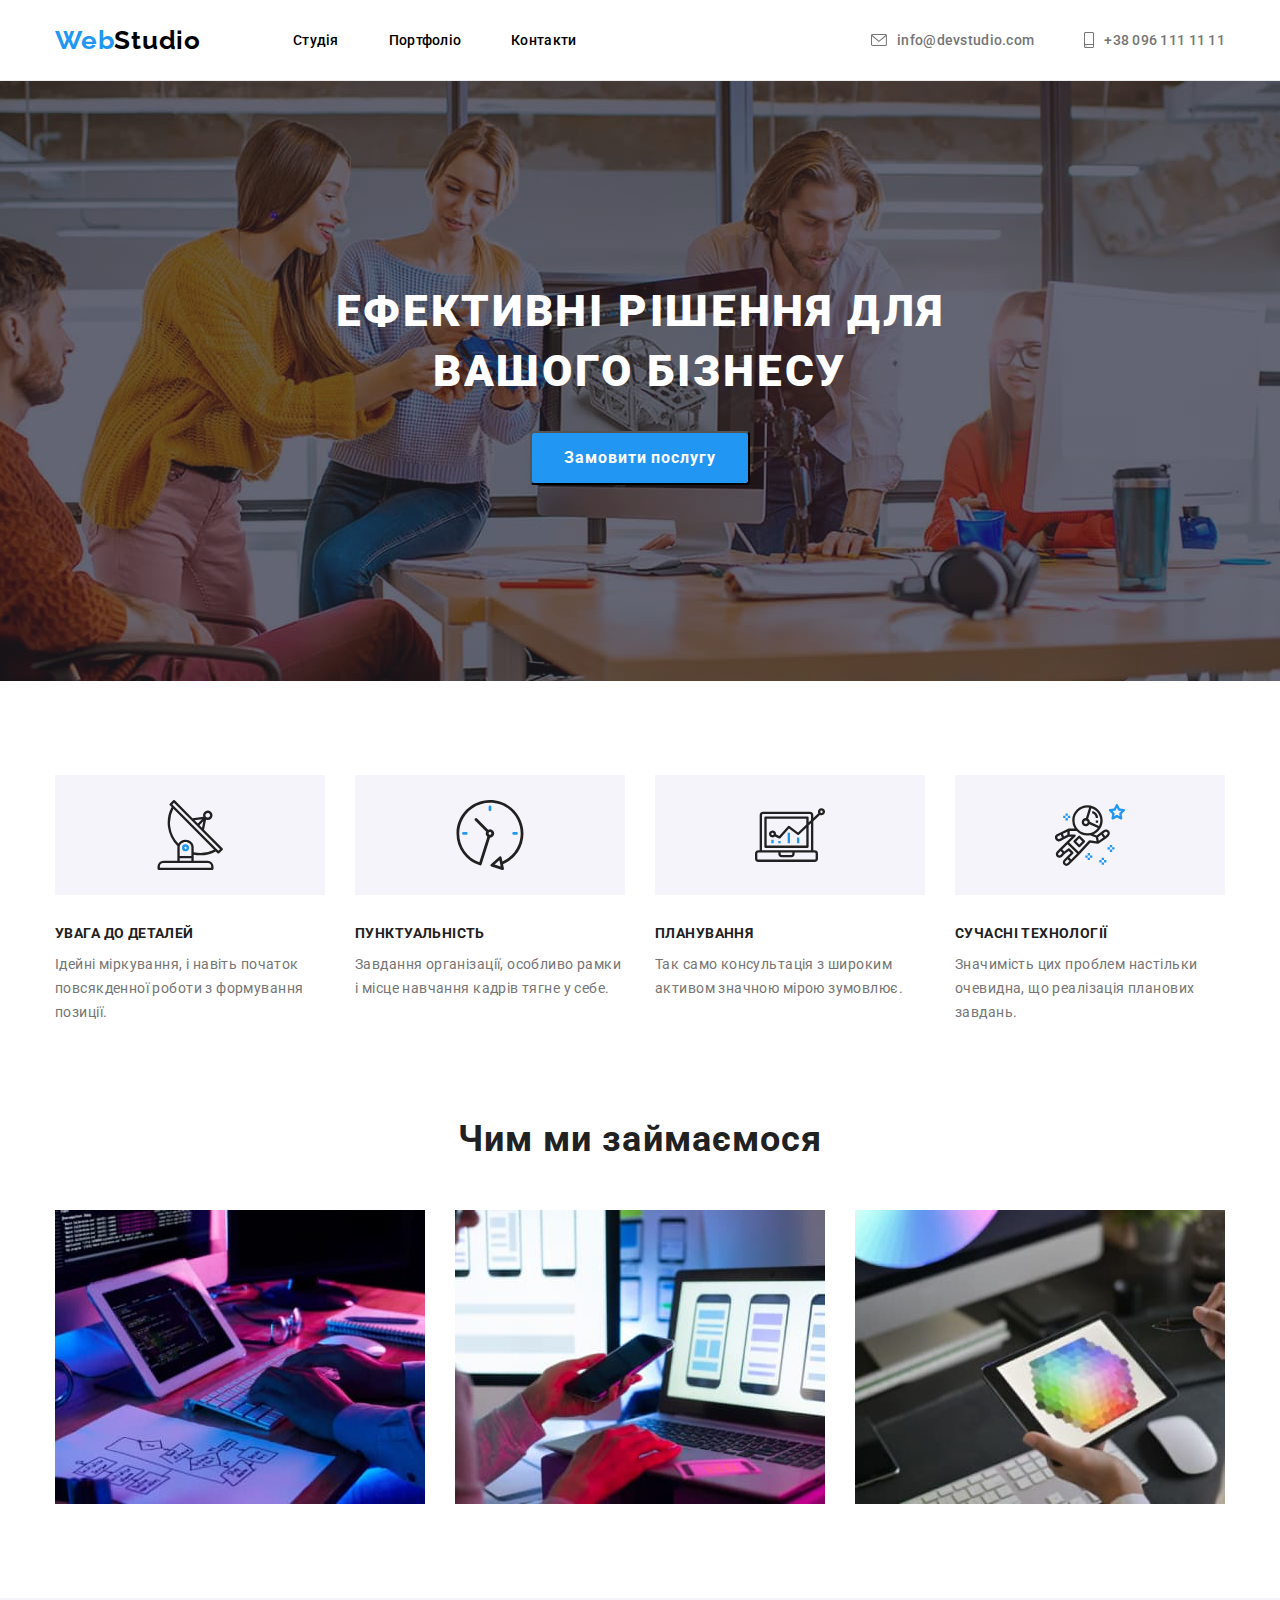
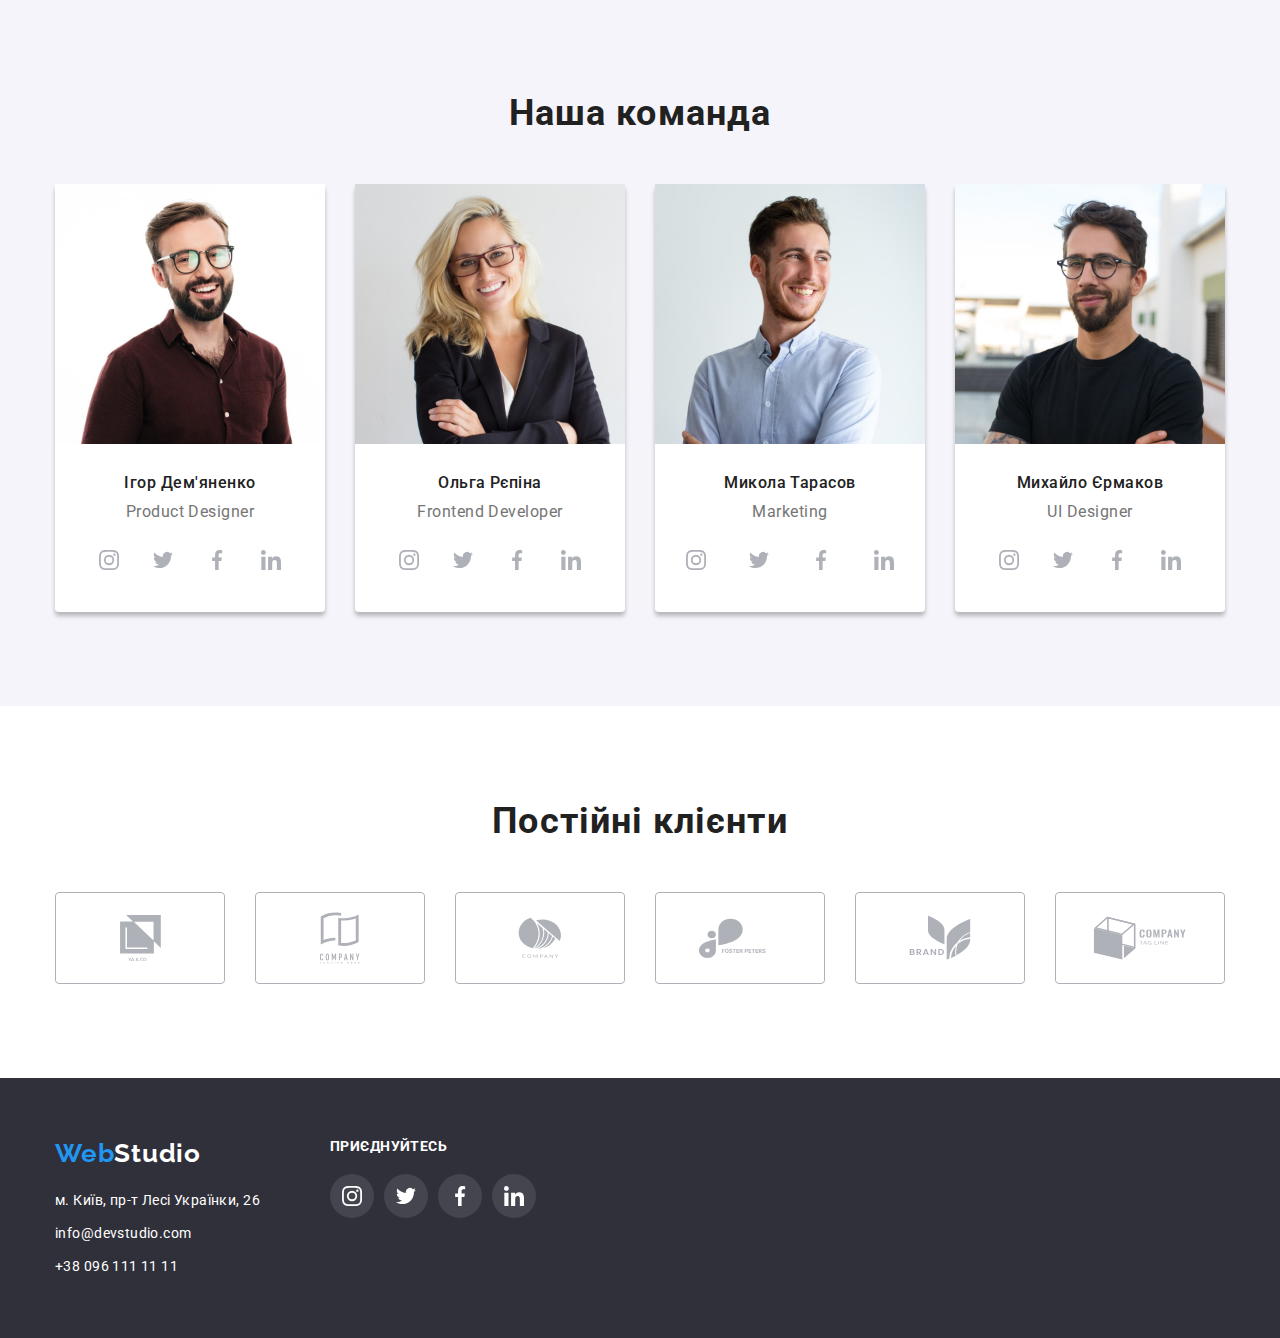
<file: index.html>
<!DOCTYPE html>
<html lang="uk">
<head>
    <meta charset="UTF-8">
    <meta http-equiv="X-UA-Compatible" content="IE=edge">
    <meta name="viewport" content="width=device-width, initial-scale=1.0">
    <title>Головна</title>
    <link rel="preconnect" href="https://fonts.googleapis.com">
    <link rel="preconnect" href="https://fonts.gstatic.com" crossorigin>
    <link rel="stylesheet" href="https://cdnjs.cloudflare.com/ajax/libs/modern-normalize/1.1.0/modern-normalize.min.css">
    <link href="https://fonts.googleapis.com/css2?family=Montserrat&family=Raleway:wght@700&family=Roboto:wght@400;500;700;900&display=swap" rel="stylesheet">
    <link rel="stylesheet" href="./css/styles.css">
</head>
<body> 
    <header>
        <div class="header container">
        <nav class="nav-box">
            <a class="logo" href= " https://hannayeromina.github.io/goit-markup-hw-03/" lang="en"><span class="logo-bly">Web</span>Studio</a>
            <ul class="header-nav">
                <li class="list-nav"><a class="nav" href="./index.html">Студія</a></li>
                <li class="list-nav"><a class="nav" href="./portfolio.html">Портфоліо</a></li>
                <li class="list-nav"><a class="nav" href="/">Контакти</a></li>
            </ul>
        </nav>
            <ul class="contact list">
                <li class="list-contact-header"><a class="contact-header" href="mailto:info@devstudio.com"><svg  width="16"
    height="12" class="icon-contact">
                    <use href="./images/icons.svg#icon-envelope"></use>
                </svg> info@devstudio.com</a></li>
                <li class="list-contact-header"><a class="contact-header" href="tel:+380961111111"><svg width="10" height="16" class="icon-contact">
                    <use href="./images/icons.svg#icon-smartphone"></use>
                </svg> +38 096 111 11 11</a></li>
            </ul>
        </div>
    </header>
    <main>
        <section class="hero">
            <div class="container">
            <h1 class="hero-h">Ефективні рішення для вашого бізнесу</h1>
            <button class="hero-button"  type="button">Замовити послугу</button>
            </div>
        </section>
        <section class="work-section">
            <h2 class="hidden">Переваги</h2>
            <div class="container">
            <ul class="work list">
                <li class="work-list">
                    <div class="box-icon-work">
                    <svg class="icon-work">
                        <use href="./images/icons.svg#icon-antenna"></use>
                    </svg>
                    </div>
                    <h3 class="work-h">УВАГА ДО ДЕТАЛЕЙ</h3>
                    <p class="work-p ">Ідейні міркування, і навіть початок повсякденної роботи з формування позиції.</p>
                </li>
                <li class="work-list">
                    <div class="box-icon-work">
                    <svg class="icon-work">
                        <use href="./images/icons.svg#icon-watch"></use>
                    </svg>
                    </div>
                    <h3 class="work-h">ПУНКТУАЛЬНІСТЬ</h3>
                    <p class="work-p">Завдання організації, особливо рамки і місце навчання кадрів тягне у себе.</p>
                </li>
                <li class="work-list">
                    <div class="box-icon-work">
                    <svg class="icon-work">
                        <use href="./images/icons.svg#icon-planning"></use>
                    </svg>
                    </div>
                    <h3 class="work-h">ПЛАНУВАННЯ</h3>
                    <p class="work-p">Так само консультація з широким активом значною мірою зумовлює.</p>
                </li>
                <li class="work-list">
                    <div class="box-icon-work">
                    <svg class="icon-work">
                        <use href="./images/icons.svg#icon-astronaut"></use>
                    </svg>
                    </div>
                    <h3 class="work-h">СУЧАСНІ ТЕХНОЛОГІЇ</h3>
                    <p class="work-p">Значимість цих проблем настільки очевидна, що реалізація планових завдань.</p>
                </li>
            </ul>
            </div>
        </section>
        <section class="images-section">
            <div class="container">
            <h2 class="second-title second-title-work">Чим ми займаємося</h2>
            <ul class="list second-list">
                <li class="images">
                    <img class="image" src="./images/box1s.jpg" alt="Написання коду" width="370" height="294">
                </li>
                <li class="images">
                    <img class="image" src="./images/box2s.jpg" alt="Розробка мобільних додатків" width="370" height="294">
                </li>
                <li class="images">
                    <img class="image" src="./images/box3s.jpg" alt="Веб-дизайн" width="370" height="294">
                </li>
            </ul>
            </div>
        </section>
        <section class="employees-section">
            <div class="container">
            <h2 class="second-title second-title-employees">Наша команда</h2>
            <ul class="list employees">
                <li class="employees-list">
                    <img class="foto" src="./images/foto1s.jpg" alt="Фотопортрет Ігоря" width="270" height="260">
                    <h3 class="name">Ігор Дем'яненко</h3>
                    <p class="job-title" lang="en">Product Designer</p>
                    <ul class="employees-networks list">
                        <li>
                            <a class="box-network" href="/">
                            <svg width="20" height="20"> 
                                <use href="./images/icons.svg#icon-instagram"></use>
                            </svg>
                            </a>
                        </li>
                        <li>
                            <a class="box-network" href="/">
                            <svg width="20" height="20">
                                <use href="./images/icons.svg#icon-twitter"></use>
                            </svg>
                            </a>
                        </li>
                        <li>
                            <a class="box-network" href="/">
                            <svg width="20" height="20">
                                <use href="./images/icons.svg#icon-facebook"></use>
                            </svg>
                            </a>
                        </li>
                        <li>
                            <a class="box-network" href="/">
                            <svg width="20" height="20" >
                                <use href="./images/icons.svg#icon-linkedin"></use>
                            </svg>
                            </a>
                        </li>
                    </ul>
                </li>
                <li class="employees-list">
                    <img class="foto" src="./images/foto2s.jpg" alt="Фотопортрет Ольги" width="270" height="260">
                    <h3 class="name">Ольга Рєпіна</h3>
                    <p class="job-title" lang="en">Frontend Developer</p>
                    <ul class="employees-networks list">
                        <li>
                            <a class="box-network" href="/">
                                <svg width="20" height="20">
                                    <use href="./images/icons.svg#icon-instagram"></use>
                                </svg>
                            </a>
                        </li>
                        <li>
                            <a class="box-network" href="/">
                            <svg width="20" height="20">
                                <use href="./images/icons.svg#icon-twitter"></use>
                            </svg>
                            </a>
                        </li>
                        <li>
                            <a class="box-network" href="/">
                            <svg width="20" height="20">
                                <use href="./images/icons.svg#icon-facebook"></use>
                            </svg>
                            </a>
                        </li>
                        <li>
                            <a class="box-network" href="/">
                            <svg width="20" height="20">
                                <use href="./images/icons.svg#icon-linkedin"></use>
                            </svg>
                            </a>
                        </li>
                    </ul>
                </li>
                <li class="employees-list">
                    <img class="foto" src="./images/foto3s.jpg" alt="Фотопортрет Миколи" width="270" height="260">
                    <h3 class="name">Микола Тарасов</h3>
                    <p class="job-title" lang="en">Marketing</p>
                    <ul class="employees-networks-footer list">
                        <li>
                            <a class="box-network" href="/">
                            <svg width="20" height="20">
                                <use href="./images/icons.svg#icon-instagram"></use>
                            </svg>
                            </a>
                        </li>
                        <li>
                            <a class="box-network" href="/">
                            <svg width="20" height="20">
                                <use href="./images/icons.svg#icon-twitter"></use>
                            </svg>
                            </a>
                        </li>
                        <li>
                            <a class="box-network" href="/">
                            <svg width="20" height="20">
                                <use href="./images/icons.svg#icon-facebook"></use>
                            </svg>
                            </a>
                        </li>
                        <li>
                            <a class="box-network" href="/">
                            <svg width="20" height="20">
                                <use href="./images/icons.svg#icon-linkedin"></use>
                            </svg>
                            </a>
                        </li>
                    </ul>
                </li>
                <li class="employees-list">
                    <img class="foto" src="./images/foto4s.jpg" alt="Фотопортрет Михайла" width="270" height="260">
                    <h3 class="name">Михайло Єрмаков</h3>
                    <p class="job-title" lang="en">UI Designer</p>
                    <ul class="employees-networks list">
                        <li>
                            <a class="box-network" href="/">
                            <svg width="20" height="20">
                                <use href="./images/icons.svg#icon-instagram"></use>
                            </svg>
                            </a>
                        </li>
                        <li>
                            <a class="box-network" href="/">
                            <svg width="20" height="20">
                                <use href="./images/icons.svg#icon-twitter"></use>
                            </svg>
                            </a>
                        </li>
                        <li>
                            <a class="box-network" href="/">
                            <svg width="20" height="20">
                                <use href="./images/icons.svg#icon-facebook"></use>
                            </svg>
                            </a>
                        </li>
                        <li>
                            <a class="box-network" href="/">
                            <svg width="20" height="20">
                                <use href="./images/icons.svg#icon-linkedin"></use>
                            </svg>
                            </a>
                        </li>
                    </ul>
                </li>
            </ul>
            </div>
        </section>
        <section class="customers-section">
            <div class="container">
                <h2 class="second-title">Постійні клієнти</h2>
                <ul class="customers">
                    <li class="customers-list-m"><a class="customers-list" href="/">
                        <svg width="41" height="46.7">
                            <use href="./images/icons.svg#icon-client-1"></use>
                        </svg>
                    </a></li>
                    <li class="customers-list-m"><a class="customers-list" href="/">
                        <svg width="40" height="52">
                            <use href="./images/icons.svg#icon-client-2"></use>
                        </svg>
                    </a></li>
                    <li class="customers-list-m"><a class="customers-list" href="/">
                        <svg width="43.46" height="41.18">
                            <use href="./images/icons.svg#icon-client-3"></use>
                        </svg>
                    </a></li>
                    <li class="customers-list-m"><a class="customers-list" href="/">
                        <svg width="84.44" height="40.62">
                            <use href="./images/icons.svg#icon-client-4"></use>
                        </svg>
                    </a></li>
                    <li class="customers-list-m"><a class="customers-list" href="/">
                        <svg width="62.54" height="45.43">
                            <use href="./images/icons.svg#icon-client-5"></use>
                        </svg>
                    </a></li>
                    <li class="customers-list-m"><a class="customers-list" href="/">
                        <svg width="93.79" height="43.93">
                            <use href="./images/icons.svg#icon-client-6"></use>
                        </svg></a></li>
                </ul>

            </div>
        </section>
    </main>
    <footer class="footer">
        <div class="container box-footer">
            <div class="box-footer-margin">
        <a class="logo-footer" href="https://hannayeromina.github.io/goit-markup-hw-01/" lang="en"><span class="logo-bly">Web</span>Studio</a>
        <address>
            <ul class="list footer-address-contact">
                <li><a class="address-footer" href="https://goo.gl/maps/ZajisYMfi6u8uZzd6">м. Київ, пр-т Лесі Українки, 26</a></li>
                <li><a class="contact-footer" href="mailto:info@devstudio.com">info@devstudio.com</a></li>
                <li><a class="contact-footer" href="tel:+380961111111">+38 096 111 11 11</a></li>
            </ul>
        </address>
            </div>
        <div class="footer-network">
            <p class="p-footer">приєднуйтесь</p>
            <ul class="employees-networks-footer list">
                <li class="box-network-m">
                    <a class="box-network-footer" href="/">
                        <svg width="20" height="20">
                            <use href="./images/icons.svg#icon-instagram"></use>
                        </svg>
                    </a>
                </li>
                <li class="box-network-m">
                    <a class="box-network-footer" href="/">
                        <svg width="20" height="20">
                            <use href="./images/icons.svg#icon-twitter"></use>
                        </svg>
                    </a>
                </li>
                <li class="box-network-m">
                    <a class="box-network-footer" href="/">
                        <svg width="20" height="20">
                            <use href="./images/icons.svg#icon-facebook"></use>
                        </svg>
                    </a>
                </li>
                <li class="box-network-m">
                    <a class="box-network-footer" href="/">
                        <svg width="20" height="20">
                            <use href="./images/icons.svg#icon-linkedin"></use>
                        </svg>
                    </a>
                </li>
            </ul>
        </div>
        </div>
    </footer>
    
</body>
</html>
</file>
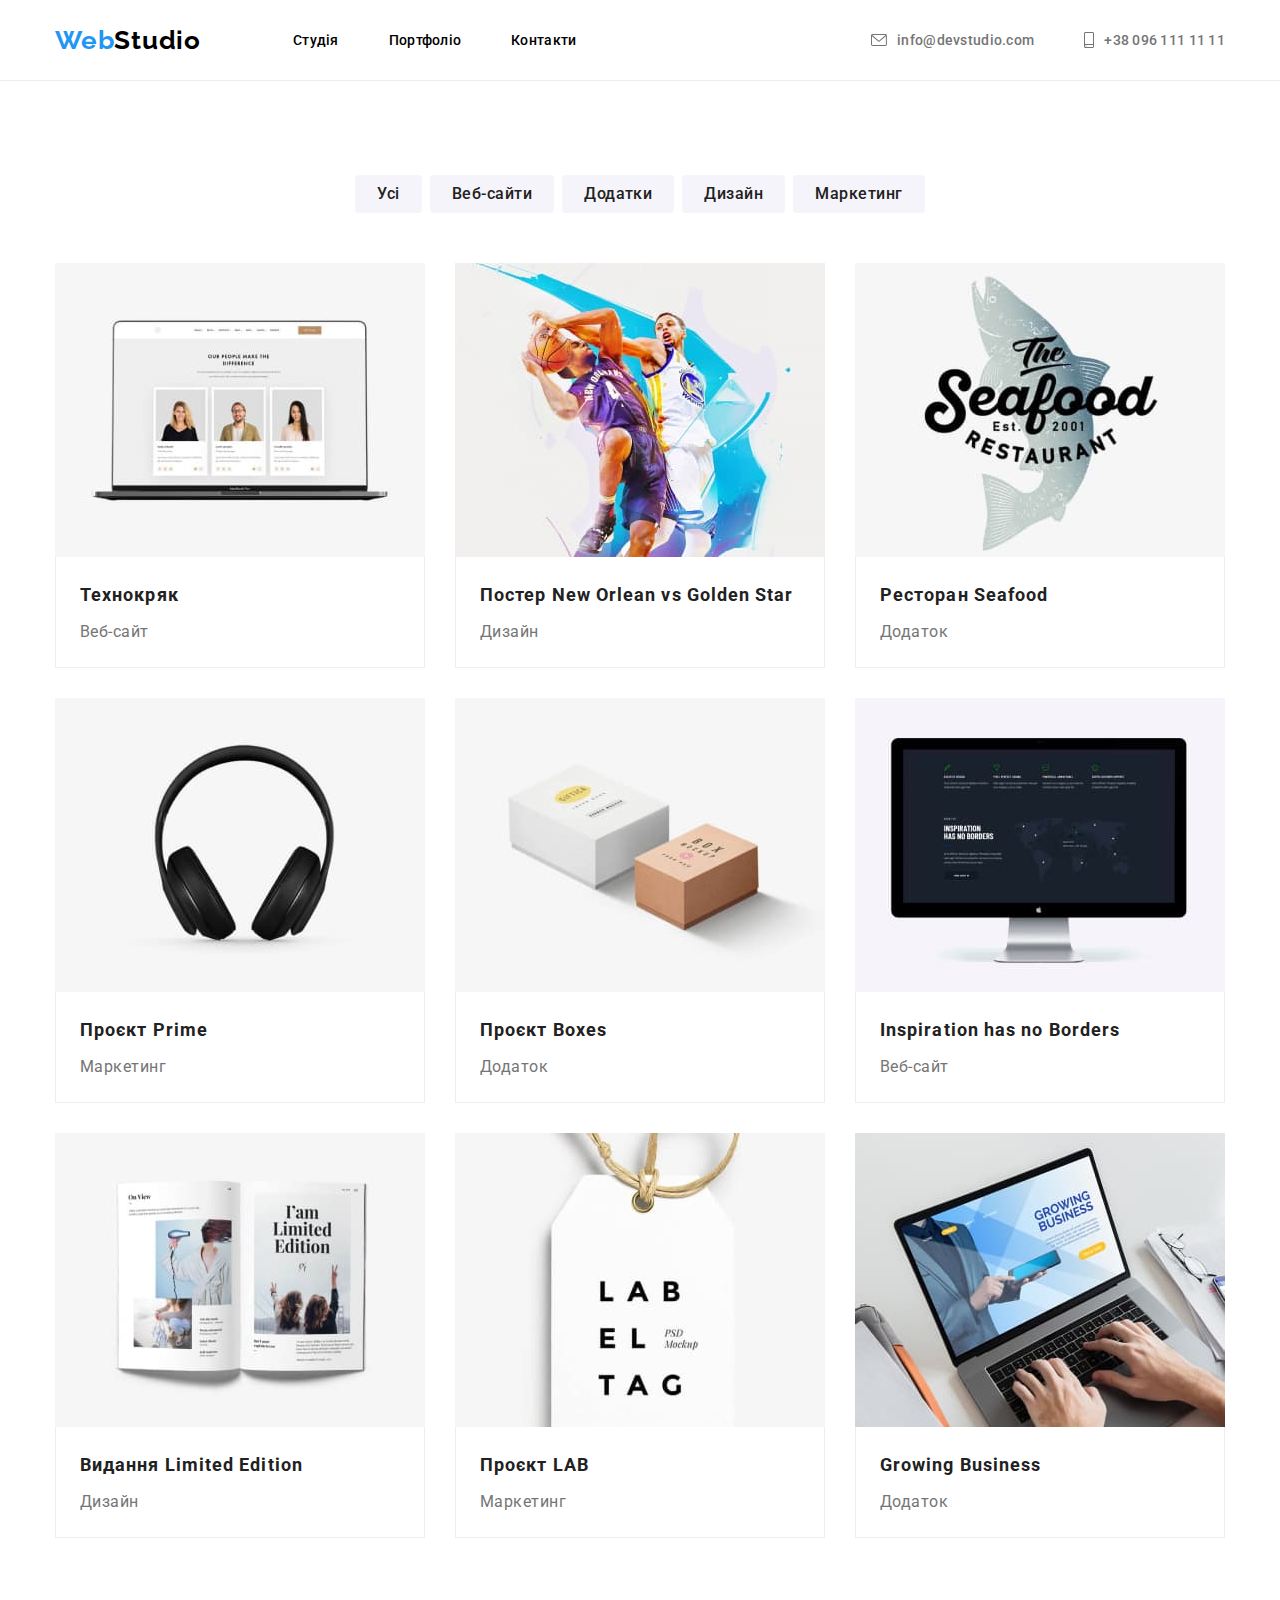
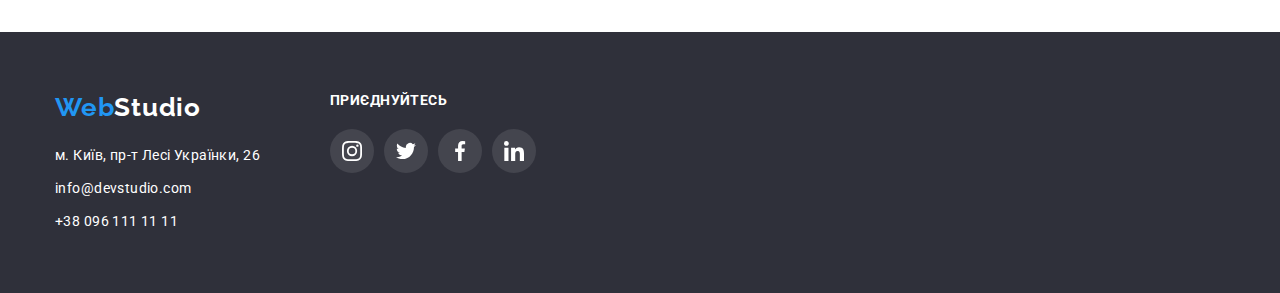
<file: portfolio.html>
<!DOCTYPE html>
<html lang="uk">
<head>
    <meta charset="UTF-8">
    <meta http-equiv="X-UA-Compatible" content="IE=edge">
    <meta name="viewport" content="width=device-width, initial-scale=1.0">
    <title>Портфоліо</title>
    <link rel="preconnect" href="https://fonts.googleapis.com">
    <link rel="preconnect" href="https://fonts.gstatic.com" crossorigin>
    <link rel="stylesheet" href="https://cdnjs.cloudflare.com/ajax/libs/modern-normalize/1.1.0/modern-normalize.min.css">
    <link href="https://fonts.googleapis.com/css2?family=Montserrat&family=Raleway:wght@700&family=Roboto:wght@400;500;700;900&display=swap"
        rel="stylesheet">
    <link rel="stylesheet" href="./css/styles.css">
    
</head>
<body>
    <header>
        <div class="header container">
        <nav class="nav-box">
            <a class="logo" href=" https://hannayeromina.github.io/goit-markup-hw-03/" lang="en"><span
                    class="logo-bly">Web</span>Studio</a>
            <ul class="header-nav">
                <li class="list-nav"><a class="nav" href="./index.html">Студія</a></li>
                <li class="list-nav"><a class="nav" href="./portfolio.html">Портфоліо</a></li>
                <li class="list-nav"><a class="nav" href="/">Контакти</a></li>
            </ul>
        </nav>
        <ul class="contact list">
            <li class="list-contact-header"><a class="contact-header" href="mailto:info@devstudio.com"><svg width="16" height="12" class="icon-contact">
                        <use href="./images/icons.svg#icon-envelope"></use>
                    </svg> info@devstudio.com</a>
            </li>
            <li class="list-contact-header"><a class="contact-header" href="tel:+380961111111"><svg width="10" height="16" class="icon-contact">
                        <use href="./images/icons.svg#icon-smartphone"></use>
                    </svg> +38 096 111 11 11</a>
            </li>
        </ul>
        </div>
    </header>
    <main>
        <section class="nav-portfolio-section">
            <div class="container">
            <ul class="list button-box">
                <li class="button-list"><button class="nav-portfolio" type="button">Усі</button></li>
                <li class="button-list"><button class="nav-portfolio" type="button">Веб-сайти</button></li>
                <li class="button-list"><button class="nav-portfolio" type="button">Додатки</button></li>
                <li class="button-list"><button class="nav-portfolio" type="button">Дизайн</button></li>
                <li class="button-list"><button class="nav-portfolio" type="button">Маркетинг</button></li>
            </ul>
            <ul class="list portfolio-box">
                <li class="portfolio-list">
                    <a class="portfolio-list-a" href="/">
                    <img class="portfolio" src="./images/img1.jpg" alt="Ноутбук" width="370" height="294">
                    <div class="border"><h3 class="title-portfolio">Технокряк</h3>
                    <p class="paragraph-portfolio">Веб-сайт</p>
                    </div>
                    </a>
                </li>
                <li class="portfolio-list">
                    <a class="portfolio-list-a" href="/">
                    <img class="portfolio" src="./images/img2.jpg" alt="Баскетболісти" width="370" height="294">
                    <div class="border"><h3 class="title-portfolio">Постер New Orlean vs Golden Star</h3>
                    <p class="paragraph-portfolio">Дизайн</p>
                    </div>
                    </a>
                </li>
                <li class="portfolio-list">
                    <a class="portfolio-list-a" href="/">
                    <img class="portfolio" src="./images/img3.jpg" alt="Логотип ресторана" width="370" height="294">
                    <div class="border"><h3 class="title-portfolio">Ресторан Seafood</h3>
                    <p class="paragraph-portfolio">Додаток</p>
                    </div>
                    </a>
                </li>
                <li class="portfolio-list">
                    <a class="portfolio-list-a" href="/">
                    <img class="portfolio" src="./images/img4.jpg" alt="Навушники" width="370" height="294">
                    <div class="border"><h3 class="title-portfolio">Проєкт Prime</h3>
                    <p class="paragraph-portfolio">Маркетинг</p>
                    </div>
                    </a>
                </li>
                <li class="portfolio-list">
                    <a class="portfolio-list-a" href="/">
                    <img class="portfolio" src="./images/img5.jpg" alt="Дві коробки" width="370" height="294">
                    <div class="border"><h3 class="title-portfolio">Проєкт Boxes</h3>
                    <p class="paragraph-portfolio">Додаток</p>
                    </div>
                    </a>
                </li>
                <li class="portfolio-list">
                    <a class="portfolio-list-a" href="/">
                    <img class="portfolio" src="./images/img6.jpg" alt="Монітор компьютера" width="370" height="294">
                    <div class="border"><h3 class="title-portfolio">Inspiration has no Borders</h3>
                    <p class="paragraph-portfolio">Веб-сайт</p>
                    </div>
                    </a>
                </li>
                <li class="portfolio-list">
                    <a class="portfolio-list-a" href="/">
                    <img class="portfolio" src="./images/img7.jpg" alt="Відкрита книга" width="370" height="294">
                    <div class="border"><h3 class="title-portfolio">Видання Limited Edition</h3>
                    <p class="paragraph-portfolio">Дизайн</p>
                    </div>
                    </a>
                </li>
                <li class="portfolio-list">
                    <a class="portfolio-list-a" href="/">
                    <img class="portfolio" src="./images/img8.jpg" alt="Бірка" width="370" height="294">
                    <div class="border"><h3 class="title-portfolio">Проєкт LAB</h3>
                    <p class="paragraph-portfolio">Маркетинг</p>
                    </div>
                    </a>
                </li>
                <li class="portfolio-list">
                    <a class="portfolio-list-a" href="/">
                    <img class="portfolio" src="./images/img9.jpg" alt="Користувач за ноутбуком" width="370" height="294">
                    <div class="border"><h3 class="title-portfolio">Growing Business</h3>
                    <p class="paragraph-portfolio">Додаток</p>
                    </div>
                    </a>
                </li>
            </ul>
            </div>
        </section>
    </main>
    <footer class="footer">
        <div class="container box-footer">
            <div class="box-footer-margin">
        <a class="logo-footer" href="https://hannayeromina.github.io/goit-markup-hw-01/" lang="en"><span
                class="logo-bly">Web</span>Studio</a>
        <address>
            <ul class="list footer-address-contact">
                <li><a class="address-footer" href="https://goo.gl/maps/ZajisYMfi6u8uZzd6">м. Київ, пр-т Лесі Українки,
                        26</a></li>
                <li><a class="contact-footer" href="mailto:info@devstudio.com">info@devstudio.com</a></li>
                <li><a class="contact-footer" href="tel:+380961111111">+38 096 111 11 11</a></li>
            </ul>
        </address>
        </div>
        <div class="footer-network">
            <p class="p-footer">приєднуйтесь</p>
            <ul class="employees-networks-footer list">
                <li class="box-network-m">
                    <a class="box-network-footer" href="/">
                        <svg width="20" height="20">
                            <use href="./images/icons.svg#icon-instagram"></use>
                        </svg>
                    </a>
                </li>
                <li class="box-network-m">
                    <a class="box-network-footer" href="/">
                        <svg width="20" height="20">
                            <use href="./images/icons.svg#icon-twitter"></use>
                        </svg>
                    </a>
                </li>
                <li class="box-network-m">
                    <a class="box-network-footer" href="/">
                        <svg width="20" height="20">
                            <use href="./images/icons.svg#icon-facebook"></use>
                        </svg>
                    </a>
                </li>
                <li>
                    <a class="box-network-footer" href="/">
                        <svg width="20" height="20">
                            <use href="./images/icons.svg#icon-linkedin"></use>
                        </svg>
                    </a>
                </li>
            </ul>
        </div>
        </div>
    </footer>
    
</body>
</html>
</file>
<file: css/styles.css>
body {
    background-color: #ffffff;
    font-family: Roboto,sans-serif;
    color: #212121;
}
html {
    box-sizing: border-box;
}
h1,h2,h3,p,ul{
    margin: 0 0;
    padding: 0 0;
}

li {
    list-style-type: none;
}
header {
    border-bottom: 1px solid #ececec;
}
.container{
    width: 1200px;
    margin: 0 auto;
    padding: 0 15px;
}
.hidden {
    display: none;
}
.nav-box{
    display: flex;
    align-items: center;
}
.header {
    display: flex;
    align-items: center;
    justify-content: space-between;
}
.logo {
    margin: 0 0;
    font-family: Raleway;
    font-weight:700 ; 
    color: #000000; 
    text-decoration: none; 
    font-size: 26px;
    line-height: 30.52px;
    letter-spacing: 0.03em;
    width: 145px;
}
.logo-bly {
    color: #2196f3;
}
.header-nav {
    display: flex;
    align-items: center;
    margin: 0 0;
    margin-left: 93px;
}
.list {
    list-style: none;
    margin: 0;
    padding: 0;
}
.nav {
    display: block;
    padding: 32px 0;
    font-weight: 500;
    font-size: 14px;
    line-height: 16px;
    letter-spacing: 0.02em;
    text-decoration: none;
    color: #000000;
}
.list-nav {
    margin-right: 50px;
}
.list-nav:last-child{
    margin-right: 0;
}
.nav:hover {
    color: #2196f3 ;
}
.contact{
    display: flex;
    justify-content: flex-end;
    margin-left: auto;
}
.contact-header {
    display: block;
    padding: 32px 0;
    font-weight: 500;
    font-size: 14px;
    line-height: 16.41px;
    letter-spacing: 0.02em;
    text-decoration: none;
    color: #757575;
    fill: #757575;
    display: flex;
    align-items: center;
}
.contact-header:hover {
    color: #2196f3;
    fill: #2196f3;
}
.icon-contact {
    margin-right: 10px;
}
.list-contact-header {
    margin-right: 50px;
}
.list-contact-header:last-child{
    margin-right: 0;
}
.hero {
    background-color:#2f303a ;
    background-image: linear-gradient(
        to right,
        rgba(47, 48, 58, 0.4),
        rgba(47, 48, 58, 0.4)), 
        url(../images/hero.jpg);
    max-width: 1600px;
    height: 600px;
    margin: 0px auto;
    padding: 200px 0;
    background-repeat: no-repeat;
    background-position: center;

}
.hero-h {
    font-weight: 900;
    font-size: 44px;
    line-height: 60px;
    letter-spacing: 0.06em;
    text-align: center;
    width: 696px;
    margin-left: auto;
    margin-right: auto;
    margin-bottom: 30px;
    color:#ffffff;
    text-transform: uppercase;
}
.hero-button {
    display: block;
    padding: 10px 32px;
    margin: 0 auto;
    font-weight:700;
    line-height: 30px;
    font-size: 16px;
    letter-spacing: 0.06em;
    color:#ffffff;
    background-color: #2196f3;
    cursor: pointer;
    border-radius: 4px;
}
.work-section {
    padding-top: 94px;
}
.work{
    display: flex;
}
.work .work-list:not(:last-child) {
    margin-right: 30px;
}
.box-icon-work {
    display: flex;
    justify-content: center;
    align-items: center;
    width: 270px;
    height: 120px;
    background-color: #f5f4fa;
    margin-bottom: 30px;
}
.icon-work {
    width: 70px;
    height: 70px;
}
.work-h {
    font-weight: 700;
    font-size: 14px;
    line-height: 16.41px;
    letter-spacing: 0.03em;
    margin-bottom: 10px;
}
.work-p {
    font-size: 14px ;
    line-height: 24px;
    letter-spacing: 0.03em;
    color: #757575
}
.images-section{
    padding: 94px 0;
}
.second-title-work {
    margin-bottom:  50px;
}
.second-title {
    text-align: center;
    font-weight: 700;
    font-size: 36px;
    line-height: 42.19px;
    letter-spacing: 0.03em;
    margin-bottom: 50px;
}
.second-list {
    display: flex;
}
.images {
    width: 370px;
    margin-right: 30px;
}
.images:last-child{
    margin-right: 0;
}
.image {
    display: block;
    max-width: 100%;
    height: auto;
}
.employees-section{
    padding: 94px 0;
    background-color: #f5f4fa;
}
.employees{
    display: flex;
}
.employees-list{
    width: 270px;
    margin-right: 30px;
    background-color: #ffffff;
    border-radius: 4px;
    box-shadow: 0px 4px 4px rgba(0, 0, 0, 0.25);
}
.employees-list:last-child {
    margin-right: 0;
}
.foto{
    display: block;
    max-width: 100%;
    height: auto;
}
.name {
    font-weight: 500;
    font-size: 16px;
    line-height: 18.75px;
    letter-spacing: 0.03em;
    text-align: center;
    padding-top: 30px;
    margin-bottom: 10px ;
}
.job-title {
    line-height: 18.75px;
    font-size: 16px;
    letter-spacing: 0.03em;
    color: #757575;
    text-align: center;
    margin-bottom: 16px;
}
.employees-networks {
    display: flex;
    justify-content: center;
    padding-bottom: 30px;
    gap: 10px;
   
}
.box-network {
    display: flex;
    justify-content: center;
    align-items: center;
    width: 44px;
    height: 44px;
    outline: 1px solid #ffffff;
    border-radius: 50%;
    fill: #afb1b8;
}
.box-network:hover {
    background-color: #2196f3;
    fill: #ffffff;
}
.customers {
    display: flex;
}
.customers-section {
    margin: 0;
    padding-top: 94px;
    padding-bottom: 94px;
}
.customers-list {
    display: flex;
    justify-content: center;
    align-items: center;
    border: 1px solid #afb1b8;
    border-radius: 4px;
    width: 170px;
    height: 92px;
    fill: #afb1b8;
}
.customers-list:hover{
    border-color: #2196f3;
    fill: #2196f3;
}
.customers-list-m {
    margin-right: 30px;
}
.customers-list-m:last-child {
    margin-right: 0;
}
.footer {
    background-color: #2f303a;
    margin: auto;
    padding-top: 60px;
    padding-bottom: 60px;
}
.box-footer {
    display: flex;
}
.footer-address-contact li {
    margin-bottom: 9px;
}
.footer-address-contact li:last-child {
    margin-bottom: 0;
}
.box-footer-margin {
    margin-right: 70px;
}
.address-footer  {
    font-size: 14px;
    line-height: 24px;
    letter-spacing: 0.03em;
    color: #ffffff;
    text-decoration: none;
    font-style: normal;
    margin-bottom: 9px;
}
.address-footer:hover {
    color:#2196f3 ;
}
.contact-footer{
    font-size: 14px;
    line-height: 24px;
    letter-spacing: 0.03em;
    color: #ffffff;
    text-decoration: none;
    font-style: normal;
    margin-bottom: 9px;
}
.contact-footer:last-child {
    margin-bottom: 0;
}
.contact-footer:hover {
    color: #2196f3;
}
.logo-footer {
    font-family: Raleway;
    font-weight: 700;
    text-decoration: none;
    color:#ffffff;
    font-size: 26px;
    line-height: 30.52px;
    letter-spacing: 0.03em;
    display: inline-block;
    margin: 0 0;
    margin-bottom: 20px;
}
.p-footer {
    color: #ffffff;
    font-weight: 700;
    line-height: 16.41px;
    letter-spacing: 0.03em;
    font-size: 14px;
    text-transform: uppercase;
    margin-bottom: 20px;
}
.employees-networks-footer {
    display: flex;
    justify-content: space-evenly;
}
.box-network-footer {
    display: flex;
    justify-content: center;
    align-items: center;
    width: 44px;
    height: 44px;
    border-radius: 50%;
    fill: #ffffff;
    background-color:rgba(255, 255, 255, 0.1) ;
}
.box-network-footer:hover {
    background-color: #2196f3;
}
.box-network-m {
    margin-right: 10px;
}
.box-network-m:last-child {
    margin-right: 0;
    
}
.button-box{
    display: flex;
    justify-content: center;
    margin-bottom: 50px;
}
.nav-portfolio {
    font-family: inherit;
    font-weight: 500;
    line-height: 26px;
    font-size: 16px;
    letter-spacing: 0.03em;
    text-decoration: none;
    color: #212121;
    background-color: #f5f4fa;
    box-sizing: 0;
    border:none;
    cursor: pointer;
    border-radius: 4px;
    padding: 6px 22px;
}
.nav-portfolio-section{
    padding-top: 94px;
    padding-bottom: 94px;
}
.button-list {
    margin-right: 8px;
}
.button-list:last-child {
    margin-right: 0px;
}
.nav-portfolio:hover {
    color: #ffffff;
    background-color:#2196f3;
    box-shadow: 0px 4px rgba(0, 0, 0, 0.25);
}
.nav-portfolio:focus {
    box-shadow: 0px 4px rgba(0, 0, 0, 0.25);
}
.portfolio-box {
    display: flex;
    flex-wrap: wrap;
}
.portfolio-list {
    width: 370px;
    margin-right: 30px;
    margin-bottom: 30px;
}
.portfolio-list:nth-child(3n){
    margin-right: 0;
}
.portfolio-list:nth-last-child(-n+3){
    margin-bottom: 0;
}
.portfolio-list-a {
    text-decoration: none;
    color: inherit;
    display: block;
}
.portfolio-list-a:hover {
    box-shadow: 0px 4px 4px rgba(0, 0, 0, 0.25);
}

.portfolio{
    display: block;
    max-width: 100%;
    height: auto;
}
.title-portfolio {
    font-weight: 700;
    font-size: 18px;
    line-height: 36px;
    letter-spacing: 0.06em;
    margin-bottom: 4px;
}
.paragraph-portfolio {
    font-size: 16px;
    line-height: 30px;
    letter-spacing: 0.03em;
    color: #757575;
}
.border{
    border-left:1px solid #eeeeee ;
    border-right:1px solid #eeeeee;
    border-bottom:1px solid #eeeeee;
    padding: 20px 24px;
}
</file>
